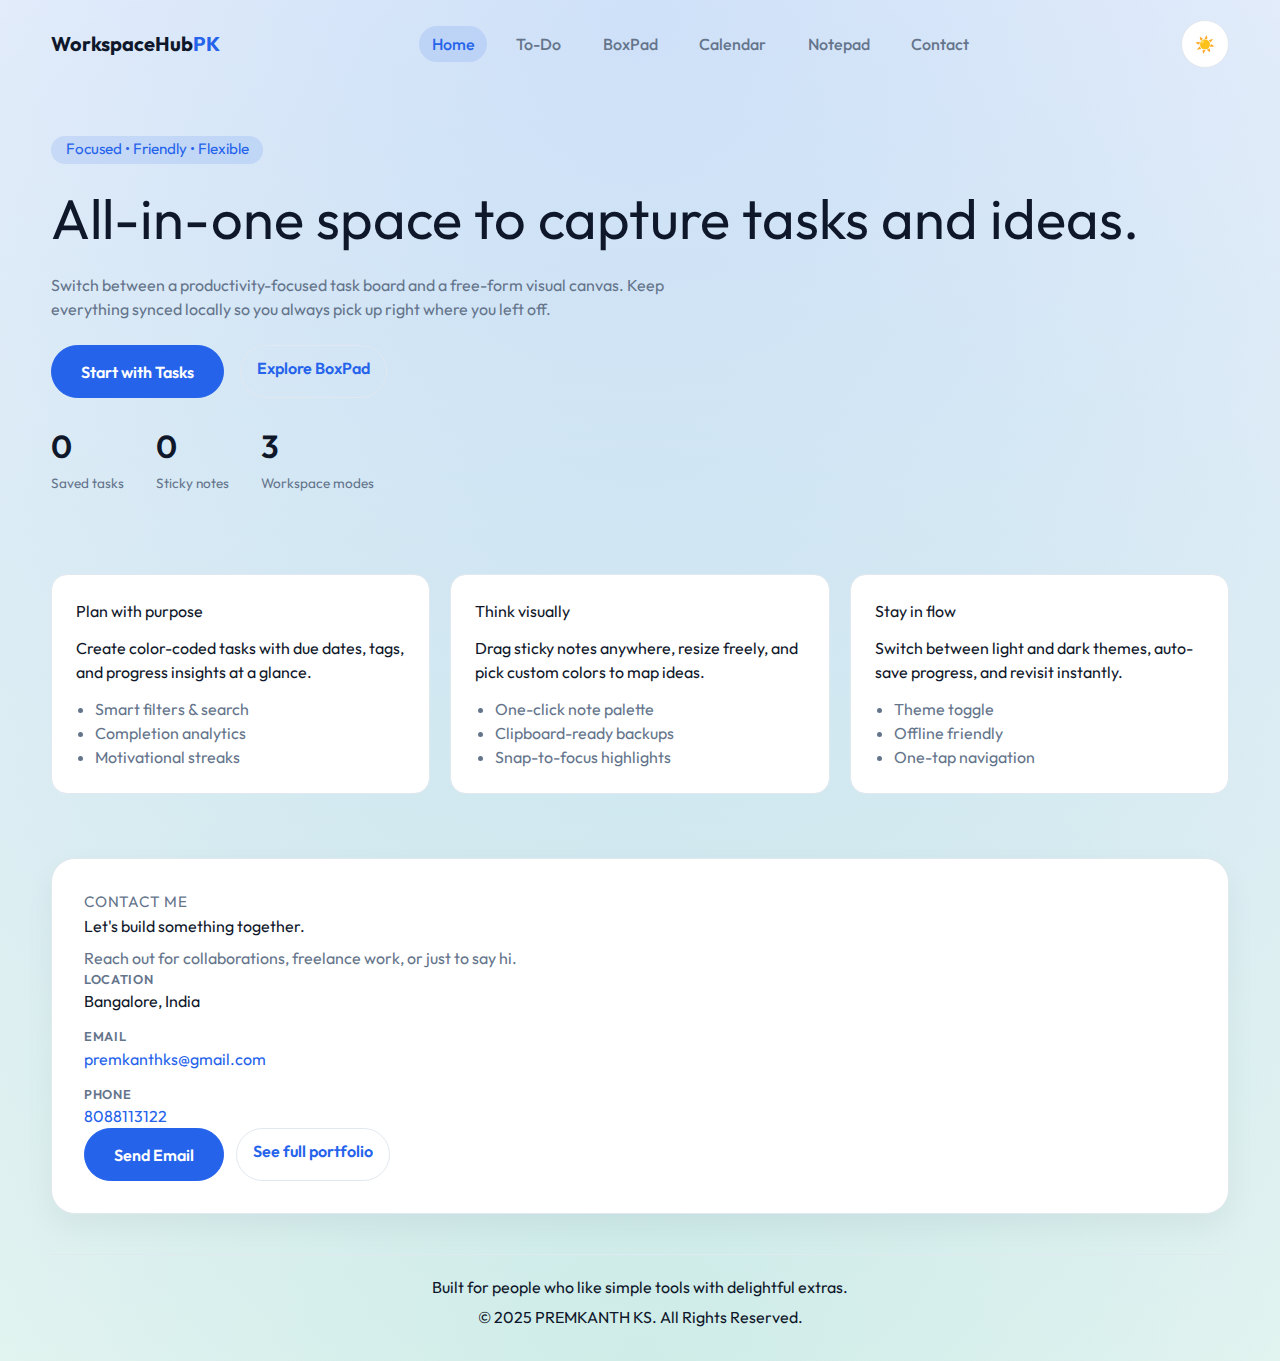
<file: index.html>
<!DOCTYPE html>
<html lang="en" data-theme="light">
<head>
    <meta charset="UTF-8">
    <meta name="viewport" content="width=device-width, initial-scale=1.0">
    <title>Workspace Hub</title>
    <link rel="preconnect" href="https://fonts.googleapis.com">
    <link rel="preconnect" href="https://fonts.gstatic.com" crossorigin>
    <link href="https://fonts.googleapis.com/css2?family=Outfit:wght@400;500;600;700&display=swap" rel="stylesheet">
    <link rel="stylesheet" href="style.css">
</head>
<body class="landing-page">
    <header class="site-header">
        <div class="logo">WorkspaceHub<span>PK</span></div>
        <nav>
            <a href="index.html" class="active-link">Home</a>
            <a href="todo.html">To-Do</a>
            <a href="organizer.html">BoxPad</a>
            <a href="calendar.html">Calendar</a>
            <a href="notepad.html">Notepad</a>
            <a href="#contact">Contact</a>
        </nav>
        <button class="theme-toggle" aria-label="Toggle color mode">
            <span class="theme-toggle__sun">☀️</span>
            <span class="theme-toggle__moon">🌙</span>
        </button>
    </header>

    <main class="landing-content">
        <section class="hero">
            <p class="hero-pill">Focused • Friendly • Flexible</p>
            <h1>All-in-one space to capture tasks and ideas.</h1>
            <p class="hero-subtitle">
                Switch between a productivity-focused task board and a free-form visual canvas.
                Keep everything synced locally so you always pick up right where you left off.
            </p>
            <div class="hero-actions">
                <a class="button primary" href="todo.html">Start with Tasks</a>
                <a class="button ghost" href="organizer.html">Explore BoxPad</a>
            </div>
            <ul class="hero-stats">
                <li><span class="stat-number" id="statTasks">0</span><span class="stat-label">Saved tasks</span></li>
                <li><span class="stat-number" id="statNotes">0</span><span class="stat-label">Sticky notes</span></li>
                <li><span class="stat-number" id="statSessions">3</span><span class="stat-label">Workspace modes</span></li>
            </ul>
        </section>

        <section class="feature-grid">
            <article class="feature-card">
                <h3>Plan with purpose</h3>
                <p>Create color-coded tasks with due dates, tags, and progress insights at a glance.</p>
                <ul>
                    <li>Smart filters & search</li>
                    <li>Completion analytics</li>
                    <li>Motivational streaks</li>
                </ul>
            </article>
            <article class="feature-card">
                <h3>Think visually</h3>
                <p>Drag sticky notes anywhere, resize freely, and pick custom colors to map ideas.</p>
                <ul>
                    <li>One-click note palette</li>
                    <li>Clipboard-ready backups</li>
                    <li>Snap-to-focus highlights</li>
                </ul>
            </article>
            <article class="feature-card">
                <h3>Stay in flow</h3>
                <p>Switch between light and dark themes, auto-save progress, and revisit instantly.</p>
                <ul>
                    <li>Theme toggle</li>
                    <li>Offline friendly</li>
                    <li>One-tap navigation</li>
                </ul>
            </article>
        </section>

        <section id="contact" class="contact-panel panel">
            <div>
                <p class="panel-label">Contact me</p>
                <h2>Let's build something together.</h2>
                <p class="panel-subtitle">Reach out for collaborations, freelance work, or just to say hi.</p>
                <ul class="contact-details">
                    <li>
                        <span class="contact-label">Location</span>
                        <span>Bangalore, India</span>
                    </li>
                    <li>
                        <span class="contact-label">Email</span>
                        <a href="mailto:premkanthks@gmail.com">premkanthks@gmail.com</a>
                    </li>
                    <li>
                        <span class="contact-label">Phone</span>
                        <a href="tel:8088113122">8088113122</a>
                    </li>
                </ul>
                <div class="contact-actions">
                    <a class="button primary" href="mailto:premkanthks.com">Send Email</a>
                    <a class="button ghost" href="https://premkanth.netlify.app/" target="_blank" rel="noopener">See full portfolio</a>
                </div>
            </div>
        </section>
    </main>

    <footer class="site-footer">
        <p>Built for people who like simple tools with delightful extras.</p>
        <small>© 2025 PREMKANTH KS. All Rights Reserved.</small>
    </footer>

    <script src="script.js" defer></script>
</body>
</html>
</file>
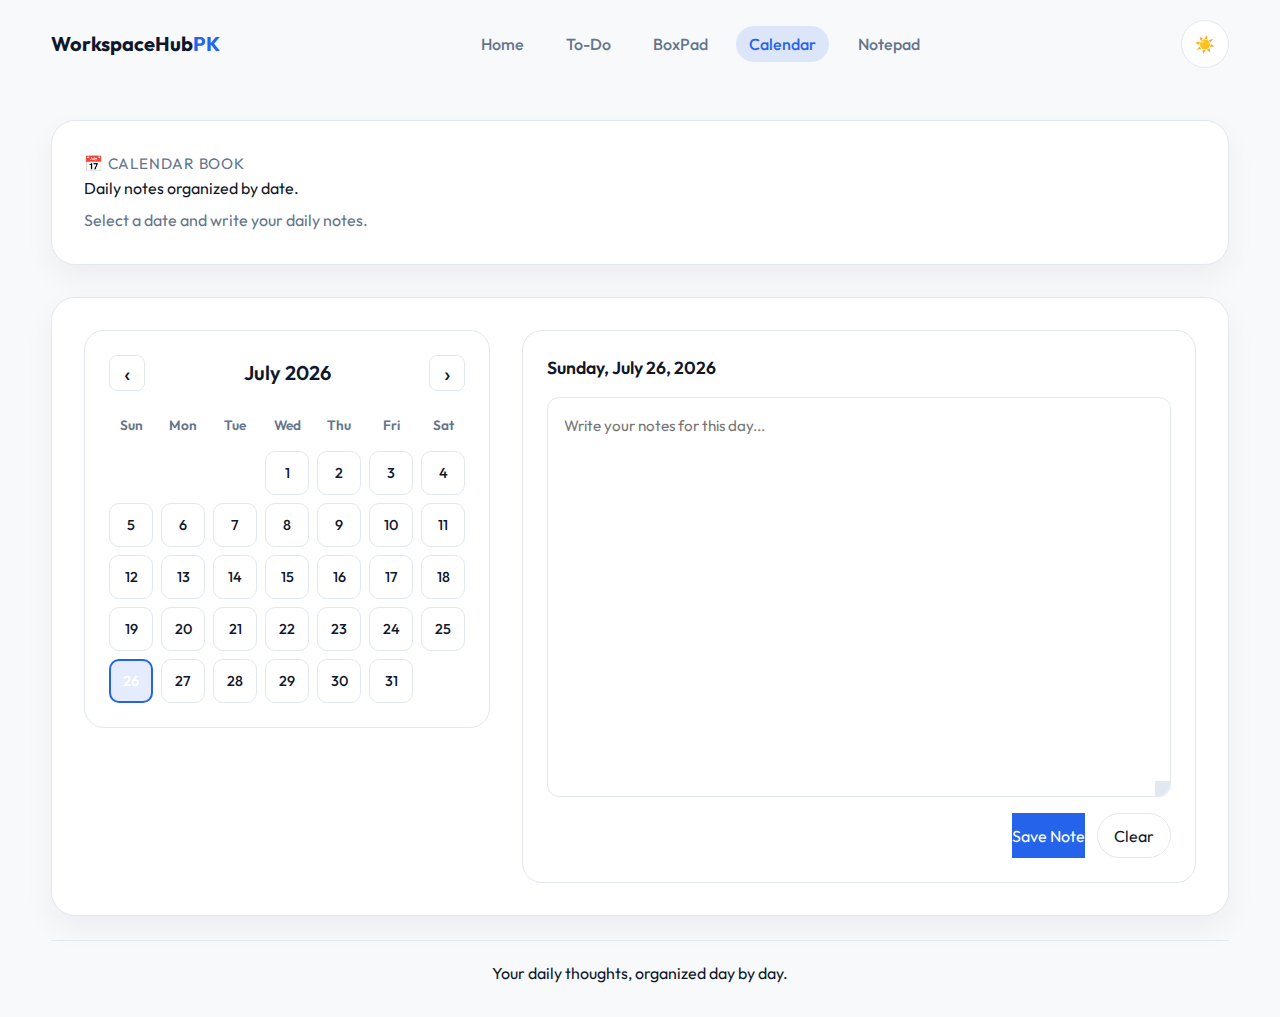
<file: calendar.html>
<!DOCTYPE html>
<html lang="en" data-theme="light">
<head>
    <meta charset="UTF-8">
    <meta name="viewport" content="width=device-width, initial-scale=1.0">
    <title>Workspace Hub · Calendar Book</title>
    <link rel="preconnect" href="https://fonts.googleapis.com">
    <link rel="preconnect" href="https://fonts.gstatic.com" crossorigin>
    <link href="https://fonts.googleapis.com/css2?family=Outfit:wght@400;500;600;700&display=swap" rel="stylesheet">
    <link rel="stylesheet" href="style.css">
</head>
<body class="calendar-page">
    <header class="site-header">
        <div class="logo">WorkspaceHub<span>PK</span></div>
        <nav>
            <a href="index.html">Home</a>
            <a href="todo.html">To-Do</a>
            <a href="organizer.html">BoxPad</a>
            <a href="calendar.html" class="active-link">Calendar</a>
            <a href="notepad.html">Notepad</a>
        </nav>
        <button class="theme-toggle" aria-label="Toggle color mode">
            <span class="theme-toggle__sun">☀️</span>
            <span class="theme-toggle__moon">🌙</span>
        </button>
    </header>

    <main class="page-content">
        <section class="panel highlight">
            <div>
                <p class="panel-label">📅 Calendar Book</p>
                <h1>Daily notes organized by date.</h1>
                <p class="panel-subtitle">Select a date and write your daily notes.</p>
            </div>
        </section>

        <section class="panel">
            <div class="calendar-layout">
                <div class="calendar-container">
                    <div class="calendar-header">
                        <button id="prevMonth" class="calendar-nav">‹</button>
                        <h2 id="calendarMonthYear"></h2>
                        <button id="nextMonth" class="calendar-nav">›</button>
                    </div>
                    <div id="calendarGrid" class="calendar-grid"></div>
                </div>
                
                <div class="notes-container">
                    <div class="notes-header">
                        <h3 id="selectedDateText">Select a date to start writing</h3>
                    </div>
                    <textarea 
                        id="dailyNote" 
                        class="daily-note"
                        placeholder="Write your notes for this day..."
                    ></textarea>
                    <div class="notes-actions">
                        <button id="saveNote" class="primary">Save Note</button>
                        <button id="clearNote" class="ghost">Clear</button>
                    </div>
                </div>
            </div>
        </section>
    </main>

    <footer class="site-footer compact">
        <small>Your daily thoughts, organized day by day.</small>
    </footer>

    <script src="script.js" defer></script>
    <script>
        // Calendar Book functionality
        function initCalendarBook() {
            const calendarGrid = document.getElementById('calendarGrid');
            const calendarMonthYear = document.getElementById('calendarMonthYear');
            const prevMonthBtn = document.getElementById('prevMonth');
            const nextMonthBtn = document.getElementById('nextMonth');
            const dailyNote = document.getElementById('dailyNote');
            const saveNoteBtn = document.getElementById('saveNote');
            const clearNoteBtn = document.getElementById('clearNote');
            const selectedDateText = document.getElementById('selectedDateText');

            if (!calendarGrid) return;

            let currentDate = new Date();
            let selectedDate = new Date();
            const STORAGE_KEY = 'workspaceHubCalendarNotes';
            
            // Ensure we're using the same storage key pattern

            // Load notes from localStorage
            function loadNotes() {
                const notes = JSON.parse(localStorage.getItem(STORAGE_KEY) || '{}');
                return notes;
            }

            // Save notes to localStorage
            function saveNotes(notes) {
                localStorage.setItem(STORAGE_KEY, JSON.stringify(notes));
            }

            // Format date as YYYY-MM-DD
            function formatDateKey(date) {
                return date.toISOString().split('T')[0];
            }

            // Get current month and year
            function getCurrentMonthYear() {
                return currentDate.toLocaleDateString('en-US', { month: 'long', year: 'numeric' });
            }

            // Render calendar
            function renderCalendar() {
                calendarMonthYear.textContent = getCurrentMonthYear();
                calendarGrid.innerHTML = '';

                const year = currentDate.getFullYear();
                const month = currentDate.getMonth();

                // Get first day of month and number of days
                const firstDay = new Date(year, month, 1);
                const lastDay = new Date(year, month + 1, 0);
                const daysInMonth = lastDay.getDate();
                const startingDayOfWeek = firstDay.getDay();

                // Day names
                const dayNames = ['Sun', 'Mon', 'Tue', 'Wed', 'Thu', 'Fri', 'Sat'];
                dayNames.forEach(day => {
                    const dayHeader = document.createElement('div');
                    dayHeader.className = 'calendar-day-header';
                    dayHeader.textContent = day;
                    calendarGrid.appendChild(dayHeader);
                });

                // Empty cells for days before month starts
                for (let i = 0; i < startingDayOfWeek; i++) {
                    const emptyCell = document.createElement('div');
                    emptyCell.className = 'calendar-day empty';
                    calendarGrid.appendChild(emptyCell);
                }

                // Days of the month
                const notes = loadNotes();
                const today = new Date();
                today.setHours(0, 0, 0, 0);

                for (let day = 1; day <= daysInMonth; day++) {
                    const dayCell = document.createElement('div');
                    const cellDate = new Date(year, month, day);
                    const dateKey = formatDateKey(cellDate);
                    const isToday = cellDate.getTime() === today.getTime();
                    const isSelected = formatDateKey(selectedDate) === dateKey;
                    const hasNote = notes[dateKey] && notes[dateKey].trim().length > 0;

                    dayCell.className = 'calendar-day';
                    if (isToday) dayCell.classList.add('today');
                    if (isSelected) dayCell.classList.add('selected');
                    if (hasNote) dayCell.classList.add('has-note');

                    dayCell.textContent = day;
                    dayCell.addEventListener('click', () => {
                        selectedDate = new Date(year, month, day);
                        loadNoteForDate(selectedDate);
                        renderCalendar();
                    });

                    calendarGrid.appendChild(dayCell);
                }
            }

            // Load note for selected date
            function loadNoteForDate(date) {
                const dateKey = formatDateKey(date);
                const notes = loadNotes();
                dailyNote.value = notes[dateKey] || '';
                
                const dateOptions = { weekday: 'long', year: 'numeric', month: 'long', day: 'numeric' };
                selectedDateText.textContent = date.toLocaleDateString('en-US', dateOptions);
            }

            // Save note
            function saveNote() {
                const dateKey = formatDateKey(selectedDate);
                const notes = loadNotes();
                notes[dateKey] = dailyNote.value;
                saveNotes(notes);
                renderCalendar();
                
                // Show feedback
                const originalText = saveNoteBtn.textContent;
                saveNoteBtn.textContent = 'Saved!';
                setTimeout(() => {
                    saveNoteBtn.textContent = originalText;
                }, 2000);
            }

            // Clear note
            function clearNote() {
                if (!confirm('Clear this note? This action cannot be undone.')) return;
                dailyNote.value = '';
                const dateKey = formatDateKey(selectedDate);
                const notes = loadNotes();
                delete notes[dateKey];
                saveNotes(notes);
                renderCalendar();
            }

            // Navigation
            prevMonthBtn.addEventListener('click', () => {
                currentDate.setMonth(currentDate.getMonth() - 1);
                renderCalendar();
            });

            nextMonthBtn.addEventListener('click', () => {
                currentDate.setMonth(currentDate.getMonth() + 1);
                renderCalendar();
            });

            // Event listeners
            saveNoteBtn.addEventListener('click', saveNote);
            clearNoteBtn.addEventListener('click', clearNote);
            
            // Auto-save on input (debounced)
            let saveTimeout;
            dailyNote.addEventListener('input', () => {
                clearTimeout(saveTimeout);
                saveTimeout = setTimeout(() => {
                    const dateKey = formatDateKey(selectedDate);
                    const notes = loadNotes();
                    notes[dateKey] = dailyNote.value;
                    saveNotes(notes);
                    renderCalendar();
                }, 1000);
            });

            // Initialize
            renderCalendar();
            loadNoteForDate(selectedDate);
        }

        // Initialize when DOM is ready
        if (document.readyState === 'loading') {
            document.addEventListener('DOMContentLoaded', initCalendarBook);
        } else {
            initCalendarBook();
        }
    </script>
</body>
</html>
</file>
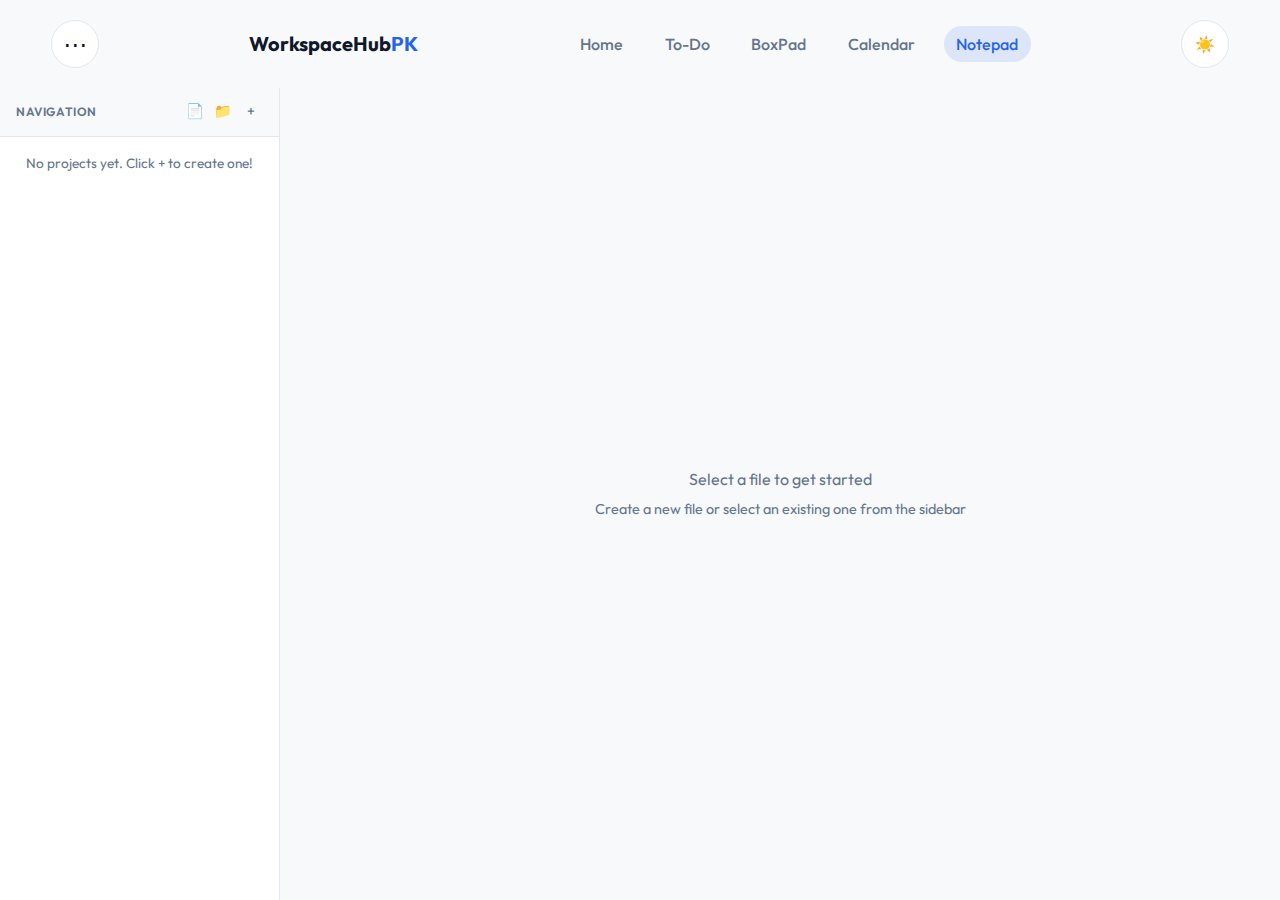
<file: notepad.html>
<!DOCTYPE html>
<html lang="en" data-theme="light">
<head>
    <meta charset="UTF-8">
    <meta name="viewport" content="width=device-width, initial-scale=1.0">
    <title>Workspace Hub · Notepad</title>
    <link rel="preconnect" href="https://fonts.googleapis.com">
    <link rel="preconnect" href="https://fonts.gstatic.com" crossorigin>
    <link href="https://fonts.googleapis.com/css2?family=Outfit:wght@400;500;600;700&display=swap" rel="stylesheet">
    <link rel="stylesheet" href="style.css">
</head>
<body class="notepad-page">
    <header class="site-header">
        <button id="sidebarToggle" class="menu-toggle-header" aria-label="Toggle sidebar">⋯</button>
        <div class="logo">WorkspaceHub<span>PK</span></div>
        <nav>
            <a href="index.html">Home</a>
            <a href="todo.html">To-Do</a>
            <a href="organizer.html">BoxPad</a>
            <a href="calendar.html">Calendar</a>
            <a href="notepad.html" class="active-link">Notepad</a>
        </nav>
        <button class="theme-toggle" aria-label="Toggle color mode">
            <span class="theme-toggle__sun">☀️</span>
            <span class="theme-toggle__moon">🌙</span>
        </button>
    </header>

    <main class="notepad-layout">
        <aside id="notepadSidebar" class="notepad-sidebar">
            <div class="explorer-header">
                <h2>Navigation</h2>
                <div class="explorer-actions">
                    <button id="newFileBtn" class="explorer-action-btn" title="New File" aria-label="Create new file">📄</button>
                    <button id="newFolderBtn" class="explorer-action-btn" title="New Subfolder" aria-label="Create new folder">📁</button>
                    <button id="newProjectBtn" class="explorer-action-btn" title="New Main Folder (Project)" aria-label="Create new project">+</button>
                </div>
            </div>
            <div id="explorerTree" class="explorer-tree"></div>
        </aside>

        <div id="mainContent" class="main-content">
            <div id="editorContent" class="editor-content">
                <div class="empty-editor">
                    <p>Select a file to get started</p>
                    <p class="empty-hint">Create a new file or select an existing one from the sidebar</p>
                </div>
            </div>
        </div>
    </main>

    <footer class="site-footer compact">
        <small>Organize your thoughts with projects, files, and structured notes.</small>
    </footer>

    <script src="script.js" defer></script>
</body>
</html>
</file>
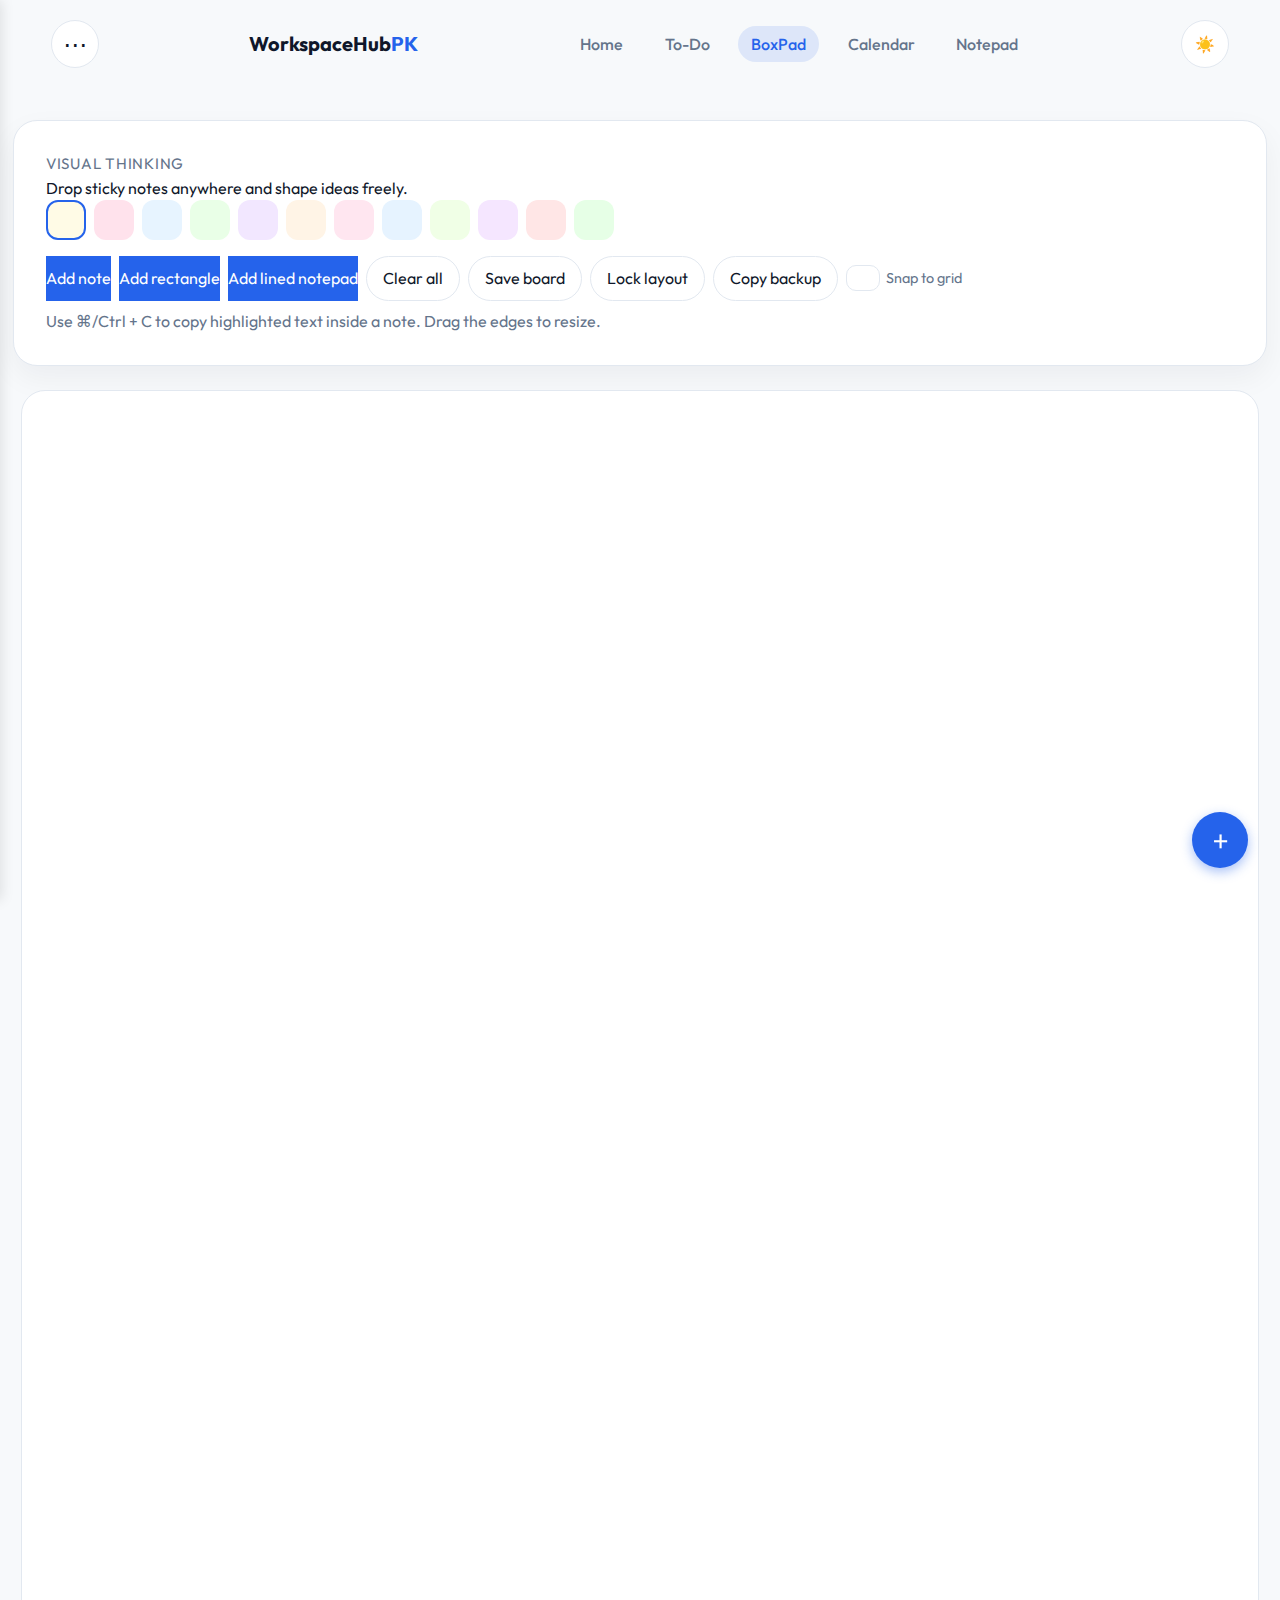
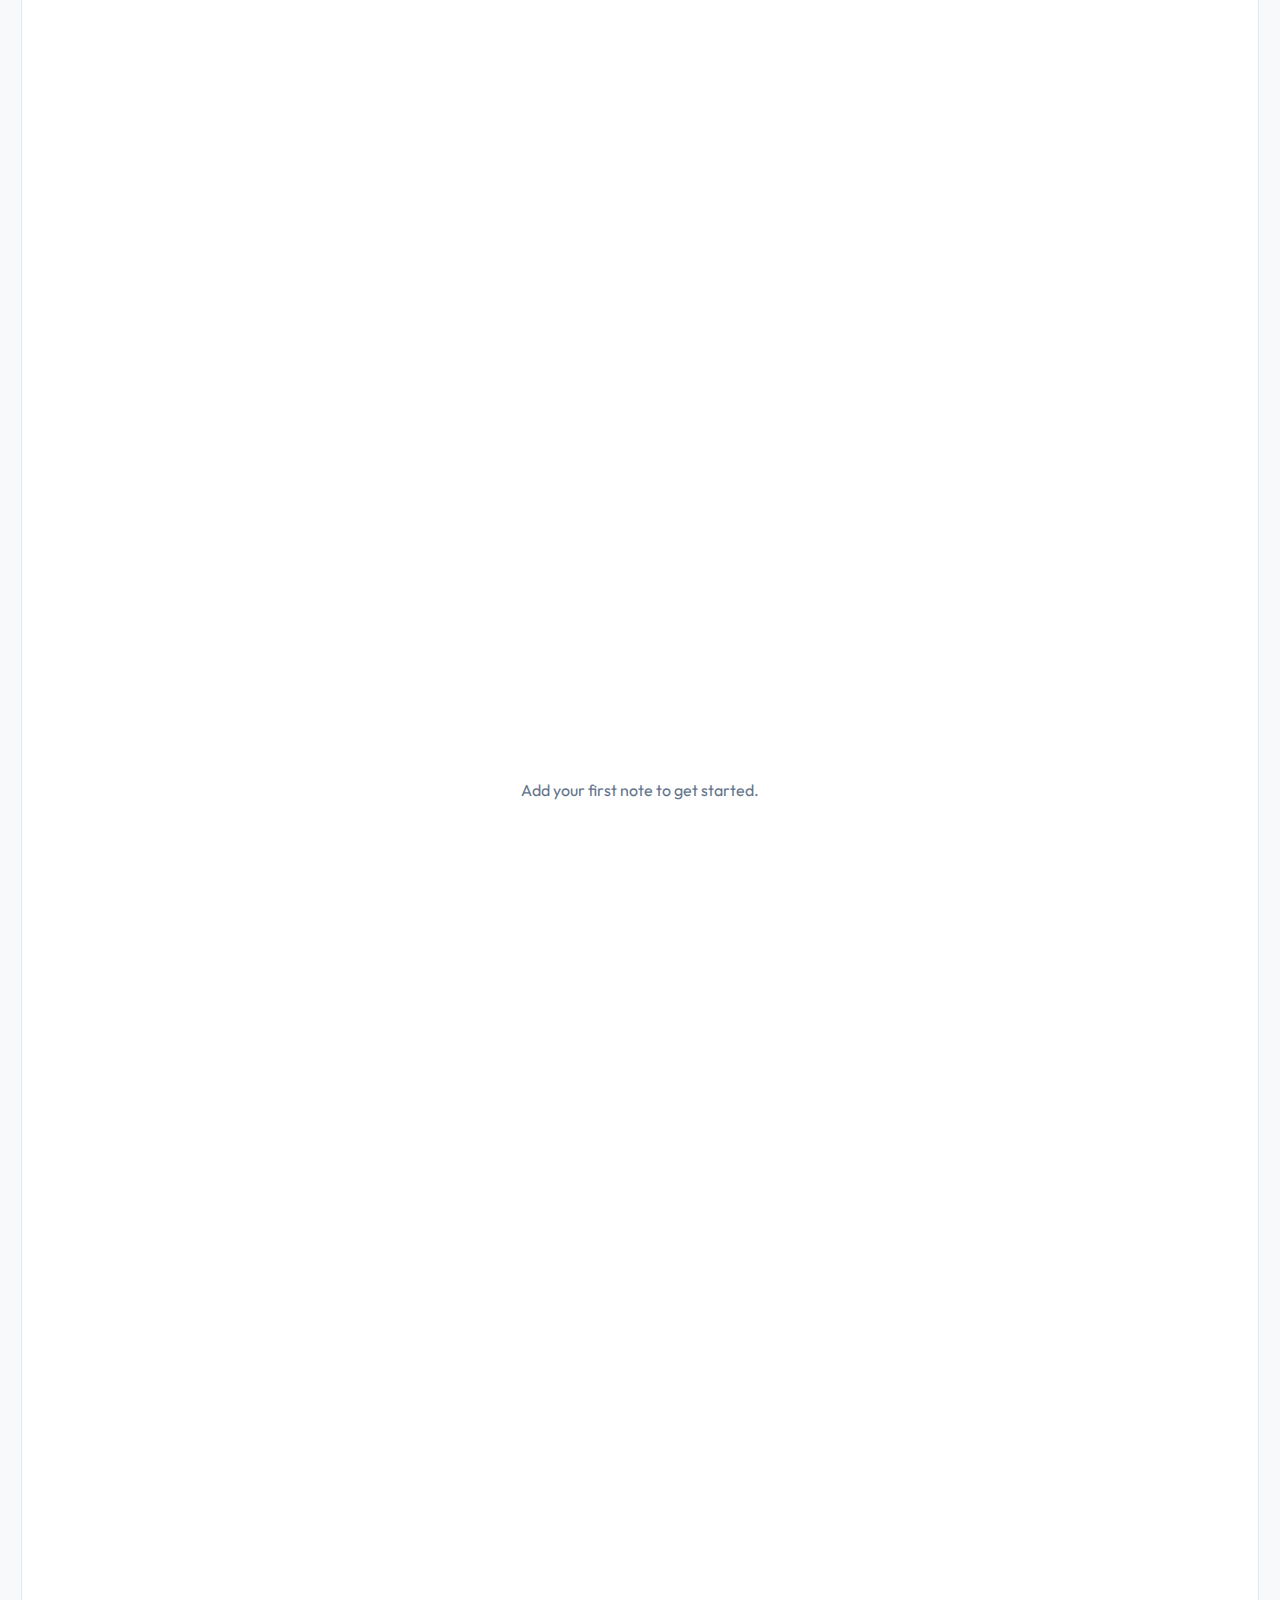
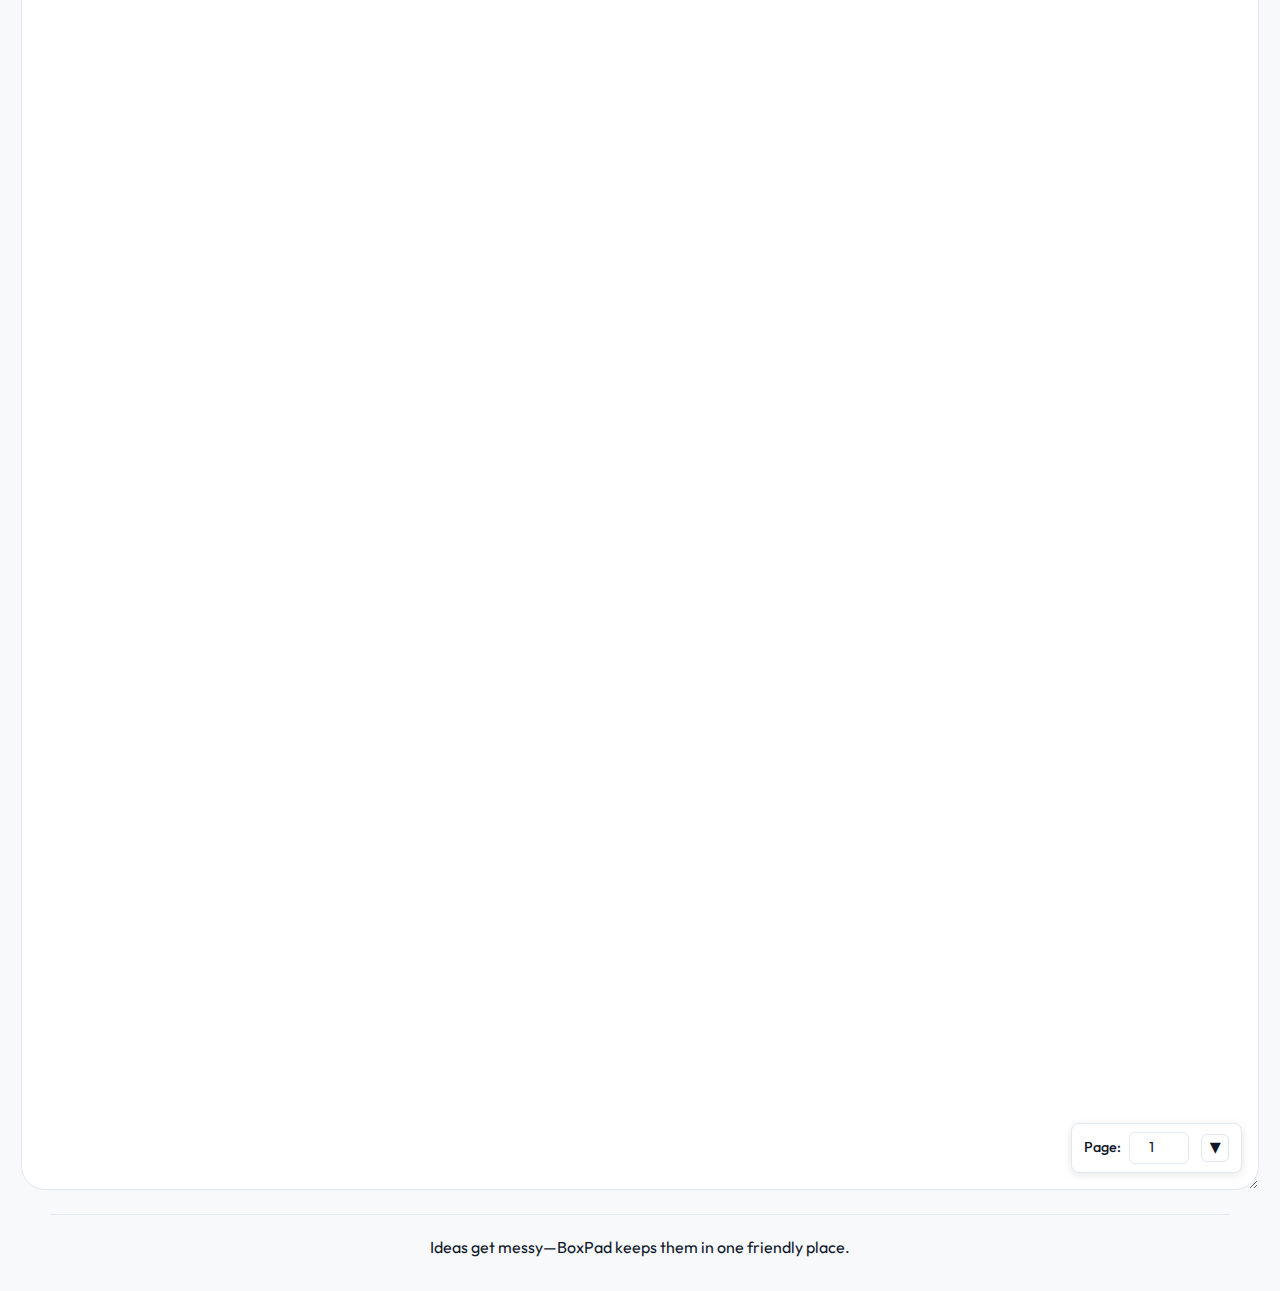
<file: organizer.html>
<!DOCTYPE html>
<html lang="en" data-theme="light">
<head>
    <meta charset="UTF-8">
    <meta name="viewport" content="width=device-width, initial-scale=1.0">
    <title>Workspace Hub  · BoxPad</title>
    <link rel="preconnect" href="https://fonts.googleapis.com">
    <link rel="preconnect" href="https://fonts.gstatic.com" crossorigin>
    <link href="https://fonts.googleapis.com/css2?family=Outfit:wght@400;500;600;700&display=swap" rel="stylesheet">
    <link rel="stylesheet" href="style.css">
</head>
<body class="notes-page">
    <header class="site-header">
        <button id="menuToggle" class="menu-toggle-header" aria-label="Toggle menu">⋯</button>
        <div class="logo">WorkspaceHub<span>PK</span></div>
        <nav>
            <a href="index.html">Home</a>
            <a href="todo.html">To-Do</a>
            <a href="organizer.html" class="active-link">BoxPad</a>
            <a href="calendar.html">Calendar</a>
            <a href="notepad.html">Notepad</a>
        </nav>
        <div class="header-actions">
            <button class="theme-toggle" aria-label="Toggle color mode">
                <span class="theme-toggle__sun">☀️</span>
                <span class="theme-toggle__moon">🌙</span>
            </button>
        </div>
    </header>

    <main class="notes-layout">
        <section class="panel slim">
            <div class="panel-header">
                <div>
                    <p class="panel-label">Visual thinking</p>
                    <h1>Drop sticky notes anywhere and shape ideas freely.</h1>
                </div>
                <div class="note-palette" role="group" aria-label="Select note color">
                    <button class="palette-swatch active" data-color="#fffbe6" style="--swatch:#fffbe6"></button>
                    <button class="palette-swatch" data-color="#ffe2ec" style="--swatch:#ffe2ec"></button>
                    <button class="palette-swatch" data-color="#e7f4ff" style="--swatch:#e7f4ff"></button>
                    <button class="palette-swatch" data-color="#e9ffe7" style="--swatch:#e9ffe7"></button>
                    <button class="palette-swatch" data-color="#f2e7ff" style="--swatch:#f2e7ff"></button>
                    <button class="palette-swatch" data-color="#fff4e6" style="--swatch:#fff4e6"></button>
                    <button class="palette-swatch" data-color="#ffe6f0" style="--swatch:#ffe6f0"></button>
                    <button class="palette-swatch" data-color="#e6f3ff" style="--swatch:#e6f3ff"></button>
                    <button class="palette-swatch" data-color="#f0ffe6" style="--swatch:#f0ffe6"></button>
                    <button class="palette-swatch" data-color="#f5e6ff" style="--swatch:#f5e6ff"></button>
                    <button class="palette-swatch" data-color="#ffe6e6" style="--swatch:#ffe6e6"></button>
                    <button class="palette-swatch" data-color="#e6ffe6" style="--swatch:#e6ffe6"></button>
                </div>
            </div>
            <div class="note-controls">
                <button id="addBoxBtn" class="primary">Add note</button>
                <button id="addRectangleBtn" class="primary">Add rectangle</button>
                <button id="addNotepadBtn" class="primary">Add lined notepad</button>
                <div class="notepad-lines-input" style="display: none;">
                    <label for="linesInput">Lines:</label>
                    <input type="number" id="linesInput" min="1" value="20" style="width: 60px; margin: 0 0.5rem;" />
                </div>
                <button id="clearAllBtn" class="ghost">Clear all</button>
                <button id="saveBoardBtn" class="ghost">Save board</button>
                <button id="lockToggle" class="ghost" aria-pressed="false">Lock layout</button>
                <button id="exportNotesBtn" class="ghost">Copy backup</button>
                <label class="snap-toggle">
                    <input type="checkbox" id="snapToggle">
                    <span>Snap to grid</span>
                </label>
            </div>
            <p class="panel-subtitle">Use ⌘/Ctrl + C to copy highlighted text inside a note. Drag the edges to resize.</p>
        </section>

        <section class="canvas-wrapper">
            <div id="menuBackdrop" class="menu-backdrop"></div>
            <aside id="notesMenu" class="notes-menu">
                <div class="notes-menu-header">
                    <h2>Menu</h2>
                    <button id="menuClose" class="menu-close" aria-label="Close menu">×</button>
                </div>
                <div class="notes-menu-content">
                    <div class="quick-tips-section">
                        <h3>Quick tips</h3>
                        <ul>
                            <li>Double-click a note to focus and start typing immediately.</li>
                            <li>Use the lock button when presenting so nothing moves accidentally.</li>
                            <li>The copy backup button places JSON data on your clipboard.</li>
                        </ul>
                    </div>
                    <div class="history-section">
                        <h3>Saved history</h3>
                        <div id="historyList" class="history-list" aria-live="polite"></div>
                    </div>
                </div>
            </aside>
            <div id="drawingArea" aria-live="polite">
                <p class="placeholder-text">Add your first note to get started.</p>
                <button id="floatingAddBtn" class="floating-add-btn" aria-label="Add note">+</button>
                <div id="shapeSelector" class="shape-selector">
                    <button class="shape-option" data-shape="note">
                        <span class="shape-icon">📝</span>
                        <span>Small Box</span>
                    </button>
                    <button class="shape-option" data-shape="rectangle">
                        <span class="shape-icon">▭</span>
                        <span>Rectangle</span>
                    </button>
                </div>
                <div id="pageNumberDisplay" class="page-number-display">
                    <label>Page: </label>
                    <input type="number" id="pageNumberInput" min="1" value="1" />
                    <button id="expandPageBtn" class="expand-page-btn" title="Expand/Collapse" aria-label="Expand page">▼</button>
                </div>
            </div>
        </section>
    </main>

    <footer class="site-footer compact">
        <small>Ideas get messy—BoxPad keeps them in one friendly place.</small>
    </footer>

    <script src="script.js" defer></script>
</body>
</html>
</file>
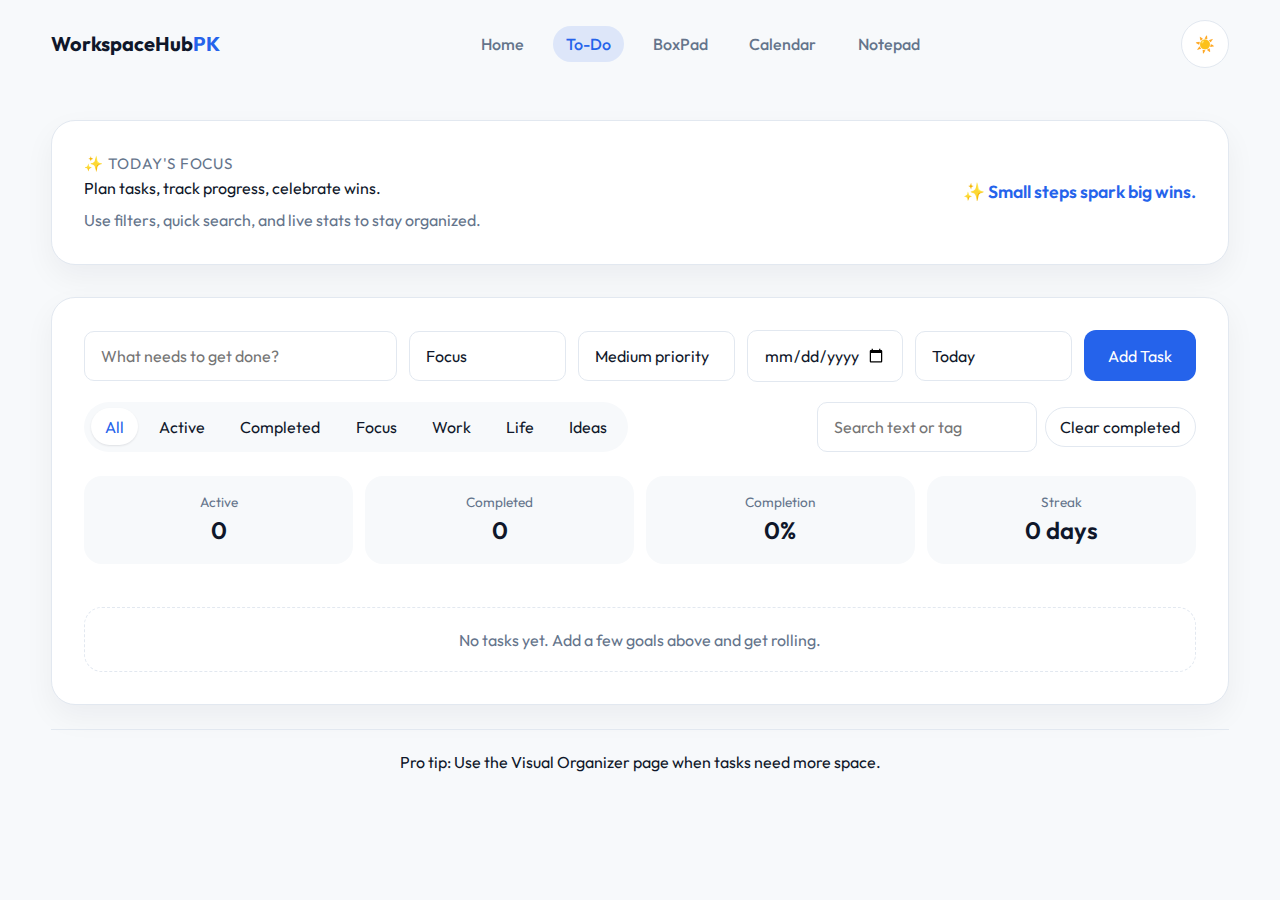
<file: todo.html>
<!DOCTYPE html>
<html lang="en" data-theme="light">
<head>
    <meta charset="UTF-8">
    <meta name="viewport" content="width=device-width, initial-scale=1.0">
    <title>Workspace Hub · Tasks</title>
    <link rel="preconnect" href="https://fonts.googleapis.com">
    <link rel="preconnect" href="https://fonts.gstatic.com" crossorigin>
    <link href="https://fonts.googleapis.com/css2?family=Outfit:wght@400;500;600;700&display=swap" rel="stylesheet">
    <link rel="stylesheet" href="style.css">
</head>
<body class="todo-page">
    <header class="site-header">
        <div class="logo">WorkspaceHub<span>PK</span></div>
        <nav>
            <a href="index.html">Home</a>
            <a href="todo.html" class="active-link">To-Do</a>
            <a href="organizer.html">BoxPad</a>
            <a href="calendar.html">Calendar</a>
            <a href="notepad.html">Notepad</a>
        </nav>
        <button class="theme-toggle" aria-label="Toggle color mode">
            <span class="theme-toggle__sun">☀️</span>
            <span class="theme-toggle__moon">🌙</span>
        </button>
    </header>

    <main class="page-content">
        <section class="panel highlight">
            <div>
                <p class="panel-label">✨ Today's focus</p>
                <h1>Plan tasks, track progress, celebrate wins.</h1>
                <p class="panel-subtitle">Use filters, quick search, and live stats to stay organized.</p>
            </div>
            <div class="motivation" aria-live="polite"></div>
        </section>

        <section class="panel">
            <form id="taskForm" class="task-form">
                <label class="sr-only" for="taskInput">Task title</label>
                <input id="taskInput" name="task" type="text" placeholder="What needs to get done?" maxlength="120" required>

                <label class="sr-only" for="categorySelect">Category</label>
                <select id="categorySelect" name="category">
                    <option value="focus">Focus</option>
                    <option value="work">Work</option>
                    <option value="life">Life</option>
                    <option value="ideas">Ideas</option>
                </select>

                <label class="sr-only" for="prioritySelect">Priority</label>
                <select id="prioritySelect" name="priority">
                    <option value="medium">Medium priority</option>
                    <option value="high">High priority</option>
                    <option value="low">Low priority</option>
                </select>

                <label class="sr-only" for="dueDateInput">Due date</label>
                <input id="dueDateInput" name="dueDate" type="date">

                <label class="sr-only" for="daySelect">Day</label>
                <select id="daySelect" name="day">
                    <option value="today">Today</option>
                    <option value="tomorrow">Tomorrow</option>
                    <option value="monday">Monday</option>
                    <option value="tuesday">Tuesday</option>
                    <option value="wednesday">Wednesday</option>
                    <option value="thursday">Thursday</option>
                    <option value="friday">Friday</option>
                    <option value="saturday">Saturday</option>
                    <option value="sunday">Sunday</option>
                </select>

                <button type="submit">Add Task</button>
            </form>

            <div class="task-toolbar">
                <div class="filters" role="tablist" aria-label="Filter tasks">
                    <button class="filter-button active" data-filter="all">All</button>
                    <button class="filter-button" data-filter="active">Active</button>
                    <button class="filter-button" data-filter="completed">Completed</button>
                    <button class="filter-button" data-filter="focus">Focus</button>
                    <button class="filter-button" data-filter="work">Work</button>
                    <button class="filter-button" data-filter="life">Life</button>
                    <button class="filter-button" data-filter="ideas">Ideas</button>
                </div>
                <div class="toolbar-actions">
                    <label class="search-field">
                        <span class="sr-only">Search tasks</span>
                        <input type="search" id="taskSearch" placeholder="Search text or tag">
                    </label>
                    <button id="clearCompletedBtn" class="ghost small">Clear completed</button>
                </div>
            </div>

            <div class="stats">
                <div>
                    <p class="stat-label">Active</p>
                    <p class="stat-value" id="statActive">0</p>
                </div>
                <div>
                    <p class="stat-label">Completed</p>
                    <p class="stat-value" id="statCompleted">0</p>
                </div>
                <div>
                    <p class="stat-label">Completion</p>
                    <p class="stat-value" id="statCompletion">0%</p>
                </div>
                <div>
                    <p class="stat-label">Streak</p>
                    <p class="stat-value" id="statStreak">0 days</p>
                </div>
            </div>

            <ul id="taskList" class="task-list" aria-live="polite"></ul>
            <div class="empty-state" data-empty>
                <p>No tasks yet. Add a few goals above and get rolling.</p>
            </div>
        </section>
    </main>

    <footer class="site-footer compact">
        <small>Pro tip: Use the Visual Organizer page when tasks need more space.</small>
    </footer>

    <script src="script.js" defer></script>
</body>
</html>
</file>
<file: style.css>
*:where(:not(iframe, canvas, img, svg, video):not(svg *, symbol *)) {
    all: unset;
    display: revert;
}

*,
*::before,
*::after {
    box-sizing: border-box;
}

:root {
    font-family: 'Outfit', system-ui, sans-serif;
    line-height: 1.5;
    font-weight: 400;
    --color-bg: #f7f9fb;
    --color-panel: #ffffff;
    --color-text: #0f172a;
    --color-subtle: #64748b;
    --color-accent: #2563eb;
    --color-accent-soft: rgba(37, 99, 235, 0.12);
    --color-border: #e2e8f0;
    --color-card: #ecf2ff;
    --color-danger: #ef4444;
    background-color: var(--color-bg);
    color: var(--color-text);
}

[data-theme="dark"] {
    --color-bg: #0f172a;
    --color-panel: #152036;
    --color-text: #e2e8f0;
    --color-subtle: #94a3b8;
    --color-accent: #38bdf8;
    --color-accent-soft: rgba(56, 189, 248, 0.2);
    --color-border: #1e293b;
    --color-card: #1d2b44;
    --color-danger: #f87171;
    background-color: var(--color-bg);
    color: var(--color-text);
}

body {
    min-height: 100vh;
    background: var(--color-bg);
}

img {
    max-width: 100%;
}

a {
    cursor: pointer;
}

button {
    cursor: pointer;
    font: inherit;
}

input,
textarea,
select {
    font: inherit;
    border-radius: 10px;
    border: 1px solid var(--color-border);
    padding: 0.75rem 1rem;
    background: var(--color-panel);
    color: var(--color-text);
}

.sr-only {
    position: absolute;
    width: 1px;
    height: 1px;
    padding: 0;
    overflow: hidden;
    clip: rect(0, 0, 0, 0);
    white-space: nowrap;
    border: 0;
}

/* Layout */
.site-header,
.site-footer {
    width: min(1200px, 92vw);
    margin: 0 auto;
    display: flex;
    align-items: center;
    justify-content: space-between;
    padding: 1.25rem 0;
}

.site-footer {
    flex-direction: column;
    gap: 0.35rem;
    border-top: 1px solid var(--color-border);
    margin-top: 2.5rem;
    padding-bottom: 2rem;
}

.site-footer.compact {
    margin-top: 1.5rem;
}

.logo {
    font-weight: 700;
    font-size: 1.25rem;
}

.logo span {
    color: var(--color-accent);
}

nav {
    display: flex;
    gap: 1rem;
}

nav a {
    color: var(--color-subtle);
    font-weight: 500;
    padding: 0.4rem 0.8rem;
    border-radius: 999px;
    transition: background 0.2s;
}

nav a:hover,
.active-link {
    background: var(--color-accent-soft);
    color: var(--color-accent);
}

.header-actions {
    display: flex;
    align-items: center;
    gap: 0.75rem;
}

.notes-page .site-header {
    gap: 1rem;
}

.notes-page .menu-toggle-header {
    order: -1;
}

.menu-toggle-header {
    width: 48px;
    height: 48px;
    border-radius: 999px;
    border: 1px solid var(--color-border);
    display: grid;
    place-items: center;
    background: var(--color-panel);
    color: var(--color-text);
    font-size: 1.5rem;
    cursor: pointer;
    transition: all 0.2s;
    line-height: 1;
}

.menu-toggle-header:hover {
    background: var(--color-accent-soft);
    border-color: var(--color-accent);
}

.theme-toggle {
    width: 48px;
    height: 48px;
    border-radius: 999px;
    border: 1px solid var(--color-border);
    display: grid;
    place-items: center;
    background: var(--color-panel);
}

.theme-toggle__moon {
    display: none;
}

[data-theme="dark"] .theme-toggle__moon {
    display: inline;
}

[data-theme="dark"] .theme-toggle__sun {
    display: none;
}

.landing-content,
.page-content,
.notes-layout {
    width: min(1200px, 92vw);
    margin: 0 auto;
}

.landing-page {
    background: radial-gradient(circle at top, rgba(59, 130, 246, 0.2), transparent),
        radial-gradient(circle at bottom, rgba(16, 185, 129, 0.16), transparent),
        var(--color-bg);
}

.hero {
    padding: 3rem 0;
    display: flex;
    flex-direction: column;
    gap: 1.5rem;
}

.hero-pill {
    display: inline-flex;
    align-items: center;
    gap: 0.35rem;
    padding: 0.15rem 0.9rem;
    border-radius: 999px;
    background: var(--color-accent-soft);
    color: var(--color-accent);
    font-size: 0.95rem;
    width: fit-content;
}

.hero h1 {
    font-size: clamp(2.5rem, 5vw, 3.5rem);
    line-height: 1.1;
}

.hero-subtitle {
    max-width: 620px;
    color: var(--color-subtle);
}

.hero-actions {
    display: flex;
    gap: 1rem;
    flex-wrap: wrap;
}

.button {
    border-radius: 999px;
    padding: 0.85rem 1.8rem;
    font-weight: 600;
    border: 1px solid var(--color-accent);
    text-align: center;
}

.button.primary {
    background: var(--color-accent);
    color: #fff;
}

.button.ghost {
    color: var(--color-accent);
}

.hero-stats {
    list-style: none;
    display: flex;
    gap: 2rem;
    padding: 0;
}

.stat-number {
    font-size: 2rem;
    font-weight: 600;
    display: block;
}

.stat-label {
    color: var(--color-subtle);
}

.feature-grid {
    display: grid;
    grid-template-columns: repeat(auto-fit, minmax(250px, 1fr));
    gap: 1.25rem;
    margin: 2rem 0 4rem;
}

.feature-card {
    background: var(--color-panel);
    border: 1px solid var(--color-border);
    border-radius: 16px;
    padding: 1.5rem;
    display: flex;
    flex-direction: column;
    gap: 0.8rem;
}

.feature-card ul {
    list-style: disc;
    margin-left: 1.2rem;
    color: var(--color-subtle);
}

.contact-panel {
    display: flex;
    flex-direction: column;
    gap: 1.25rem;
    margin-bottom: 1.5rem;
}

.contact-details {
    list-style: none;
    padding: 0;
    display: flex;
    flex-direction: column;
    gap: 0.9rem;
}

.contact-details a {
    color: var(--color-accent);
}

.contact-label {
    font-weight: 600;
    display: block;
    color: var(--color-subtle);
    text-transform: uppercase;
    letter-spacing: 0.05em;
    font-size: 0.8rem;
}

.contact-actions {
    display: flex;
    gap: 0.75rem;
    flex-wrap: wrap;
}

.panel {
    background: var(--color-panel);
    border: 1px solid var(--color-border);
    border-radius: 24px;
    padding: 2rem;
    margin-top: 2rem;
    box-shadow: 0 12px 30px rgba(15, 23, 42, 0.05);
}

.panel.highlight {
    display: flex;
    justify-content: space-between;
    align-items: center;
    gap: 3rem;
}

.panel-label {
    font-size: 0.95rem;
    letter-spacing: 0.05em;
    text-transform: uppercase;
    color: var(--color-subtle);
}

.panel-subtitle {
    color: var(--color-subtle);
    margin-top: 0.5rem;
}

.panel.slim {
    margin-bottom: 1.5rem;
}

.motivation {
    font-size: 1.1rem;
    color: var(--color-accent);
    font-weight: 600;
}

.task-form {
    display: grid;
    grid-template-columns: 2fr repeat(4, minmax(120px, 1fr)) auto;
    gap: 0.75rem;
    align-items: center;
}

.task-form button {
    border-radius: 12px;
    border: none;
    background: var(--color-accent);
    color: #fff;
    padding: 0.85rem 1.5rem;
}

.task-toolbar {
    margin-top: 1.25rem;
    display: flex;
    justify-content: space-between;
    gap: 1rem;
    flex-wrap: wrap;
}

.filters {
    display: flex;
    flex-wrap: wrap;
    gap: 0.4rem;
    background: var(--color-bg);
    padding: 0.4rem;
    border-radius: 999px;
}

.filter-button {
    padding: 0.4rem 0.9rem;
    border-radius: 999px;
    border: none;
    background: transparent;
}

.filter-button.active {
    background: var(--color-panel);
    color: var(--color-accent);
    box-shadow: 0 1px 2px rgba(15, 23, 42, 0.1);
}

.toolbar-actions {
    display: flex;
    gap: 0.5rem;
    align-items: center;
}

.search-field input {
    width: 220px;
}

.ghost {
    border-radius: 999px;
    border: 1px solid var(--color-border);
    background: transparent;
    color: var(--color-text);
    padding: 0.6rem 1rem;
}

.ghost.small {
    padding: 0.45rem 0.9rem;
}

.stats {
    display: grid;
    grid-template-columns: repeat(auto-fit, minmax(120px, 1fr));
    gap: 0.75rem;
    margin-top: 1.5rem;
}

.stats div {
    background: var(--color-bg);
    border-radius: 18px;
    padding: 1rem;
    text-align: center;
}

.stat-label {
    font-size: 0.85rem;
}

.stat-value {
    font-size: 1.5rem;
    font-weight: 600;
}

.task-list {
    list-style: none;
    padding: 0;
    margin: 1.5rem 0 0;
    display: flex;
    flex-direction: column;
    gap: 0.9rem;
}

.task-item {
    display: flex;
    align-items: flex-start;
    justify-content: space-between;
    gap: 1rem;
    border: 1px solid var(--color-border);
    border-radius: 20px;
    padding: 1rem 1.2rem;
    background: var(--color-panel);
}

.task-meta {
    display: flex;
    align-items: center;
    gap: 0.5rem;
    color: var(--color-subtle);
    font-size: 0.85rem;
    flex-wrap: wrap;
}

.task-left {
    display: flex;
    gap: 0.9rem;
}

.task-left input[type="checkbox"] {
    margin-top: 0.25rem;
}

.task-title {
    font-weight: 600;
    margin-bottom: 0.2rem;
}

.task-title.completed {
    text-decoration: line-through;
    color: var(--color-subtle);
}

.badge {
    padding: 0.2rem 0.7rem;
    border-radius: 999px;
    font-size: 0.78rem;
    background: var(--color-accent-soft);
    color: var(--color-accent);
}

.badge.high {
    background: rgba(239, 68, 68, 0.15);
    color: #ef4444;
}

.badge.low {
    background: rgba(16, 185, 129, 0.15);
    color: #10b981;
}

.task-actions {
    display: flex;
    gap: 0.5rem;
}

.task-actions button {
    border: none;
    background: transparent;
    color: var(--color-subtle);
}

.task-actions button:hover {
    color: var(--color-danger);
}

.task-actions button[data-edit]:hover,
.task-actions button[data-save]:hover {
    color: var(--color-accent);
}

.task-edit-form {
    flex: 1;
    display: flex;
    flex-direction: column;
    gap: 0.5rem;
}

.task-edit-input {
    width: 100%;
    border: 2px solid var(--color-accent);
    border-radius: 8px;
    padding: 0.4rem 0.6rem;
    font-size: 1rem;
    font-weight: 600;
    background: var(--color-panel);
    color: var(--color-text);
}

.task-edit-fields {
    display: flex;
    gap: 0.5rem;
    flex-wrap: wrap;
}

.task-edit-fields select,
.task-edit-fields input[type="date"] {
    flex: 1;
    min-width: 120px;
    padding: 0.4rem 0.6rem;
    font-size: 0.9rem;
    border: 1px solid var(--color-border);
    border-radius: 6px;
    background: var(--color-panel);
    color: var(--color-text);
}

.task-actions button[data-cancel] {
    color: var(--color-subtle);
}

.task-actions button[data-cancel]:hover {
    color: var(--color-danger);
}

.day-badge {
    background: rgba(147, 51, 234, 0.15) !important;
    color: #9333ea !important;
}

.empty-state {
    margin-top: 1.2rem;
    text-align: center;
    color: var(--color-subtle);
    padding: 1.2rem;
    border: 1px dashed var(--color-border);
    border-radius: 18px;
    display: none;
}

.empty-state.active {
    display: block;
}

/* Notes page */
.notes-layout {
    margin-top: 1.5rem;
    width: min(1600px, 98vw);
    margin-left: auto;
    margin-right: auto;
}

.note-palette {
    display: flex;
    gap: 0.5rem;
}

.palette-swatch {
    width: 40px;
    height: 40px;
    border-radius: 12px;
    border: 2px solid transparent;
    background: var(--swatch);
}

.palette-swatch.active {
    border-color: var(--color-accent);
}

.note-controls {
    margin-top: 1rem;
    display: flex;
    flex-wrap: wrap;
    gap: 0.5rem;
}

.note-controls button.primary {
    background: var(--color-accent);
    color: #fff;
    border: none;
}

.snap-toggle {
    display: inline-flex;
    align-items: center;
    gap: 0.4rem;
    font-size: 0.9rem;
    color: var(--color-subtle);
}

.snap-toggle input {
    width: auto;
    accent-color: var(--color-accent);
}

.canvas-wrapper {
    margin-top: 1rem;
    position: relative;
    display: flex;
    gap: 1rem;
}

.notes-page .menu-backdrop {
    position: fixed;
    top: 0;
    left: 0;
    right: 0;
    bottom: 0;
    background: rgba(0, 0, 0, 0.3);
    opacity: 0;
    visibility: hidden;
    transition: opacity 0.3s, visibility 0.3s;
    z-index: 150;
}

.notes-page .menu-backdrop.active {
    opacity: 1;
    visibility: visible;
}

.notes-page .notes-menu {
    position: fixed;
    left: 0;
    top: 0;
    bottom: 0;
    width: 320px;
    background: var(--color-panel);
    border-right: 1px solid var(--color-border);
    box-shadow: 2px 0 12px rgba(0, 0, 0, 0.1);
    transform: translateX(-100%);
    transition: transform 0.3s ease;
    z-index: 200;
    display: flex;
    flex-direction: column;
    overflow: hidden;
}

.notes-page .notes-menu.open {
    transform: translateX(0);
}

.notes-menu-header {
    display: flex;
    justify-content: space-between;
    align-items: center;
    padding: 1.2rem;
    border-bottom: 1px solid var(--color-border);
}

.notes-menu-header h2 {
    font-size: 1.25rem;
    font-weight: 600;
    color: var(--color-text);
}

.menu-close {
    width: 32px;
    height: 32px;
    border-radius: 50%;
    border: none;
    background: transparent;
    color: var(--color-text);
    font-size: 1.5rem;
    cursor: pointer;
    display: flex;
    align-items: center;
    justify-content: center;
    transition: background 0.2s;
}

.menu-close:hover {
    background: var(--color-accent-soft);
}

.notes-menu-content {
    flex: 1;
    overflow-y: auto;
    padding: 1.2rem;
}

.quick-tips-section {
    margin-bottom: 1.5rem;
}

.quick-tips-section h3,
.history-section h3 {
    font-size: 1rem;
    font-weight: 600;
    color: var(--color-text);
    margin-bottom: 0.75rem;
}

.quick-tips-section ul {
    list-style: disc;
    margin-left: 1.2rem;
    color: var(--color-subtle);
}

.notes-sidebar {
    background: var(--color-panel);
    border: 1px solid var(--color-border);
    border-radius: 20px;
    padding: 1.2rem;
}

.notes-sidebar ul {
    list-style: disc;
    margin-left: 1.2rem;
    color: var(--color-subtle);
}

.history-section {
    margin-top: 1.5rem;
    border-top: 1px solid var(--color-border);
    padding-top: 1rem;
    display: flex;
    flex-direction: column;
    gap: 0.75rem;
}

.history-list {
    display: flex;
    flex-direction: column;
    gap: 0.5rem;
}

.history-item {
    display: flex;
    align-items: center;
    gap: 0.5rem;
    border: 1px solid var(--color-border);
    border-radius: 12px;
    padding: 0.35rem;
    background: var(--color-panel);
}

.history-load {
    flex: 1;
    text-align: left;
    border: none;
    background: transparent;
    color: var(--color-text);
    font-size: 0.9rem;
    padding: 0.35rem 0.5rem;
    display: flex;
    flex-direction: column;
    gap: 0.2rem;
    min-width: 0;
}

.history-name-container {
    position: relative;
    width: 100%;
}

.history-name {
    font-weight: 600;
    color: var(--color-text);
    word-break: break-word;
}

.history-name-input {
    width: 100%;
    border: 2px solid var(--color-accent);
    border-radius: 6px;
    padding: 0.2rem 0.4rem;
    font-size: 0.9rem;
    font-weight: 600;
    background: var(--color-panel);
    color: var(--color-text);
    font-family: inherit;
}

.history-date {
    font-size: 0.75rem;
    color: var(--color-subtle);
}

.history-load:hover {
    color: var(--color-accent);
}

.history-load:hover .history-name {
    color: var(--color-accent);
}

.history-edit-name {
    border: none;
    background: transparent;
    color: var(--color-subtle);
    font-size: 0.85rem;
    padding: 0.25rem 0.5rem;
    cursor: pointer;
    border-radius: 6px;
    transition: all 0.2s;
}

.history-edit-name:hover {
    background: var(--color-accent-soft);
    color: var(--color-accent);
}

.history-item {
    gap: 0.25rem;
}

.history-delete {
    border: none;
    background: var(--color-bg);
    color: var(--color-danger);
    font-size: 0.8rem;
    padding: 0.35rem 0.6rem;
    border-radius: 999px;
}

.history-delete:hover {
    background: rgba(239, 68, 68, 0.15);
}

.history-empty {
    font-size: 0.9rem;
    color: var(--color-subtle);
}

.notes-page .canvas-wrapper {
    margin-left: 0;
    width: 100%;
    max-width: 100%;
    padding: 0 0.5rem;
}

.notes-page #drawingArea {
    background: repeating-linear-gradient(0deg,
            transparent,
            transparent 29px,
            rgba(148, 163, 184, 0.1) 30px),
        repeating-linear-gradient(90deg,
            transparent,
            transparent 29px,
            rgba(148, 163, 184, 0.1) 30px);
    min-height: 4000px;
    width: 100%;
    max-width: 100%;
    border-radius: 24px;
    border: 1px solid var(--color-border);
    padding: 1rem;
    position: relative;
    overflow: auto;
    resize: vertical;
    padding-bottom: 4rem;
    margin-left: 0;
    flex: 1;
}

.page-number-display {
    position: absolute;
    bottom: 1rem;
    right: 1rem;
    display: flex;
    align-items: center;
    gap: 0.5rem;
    background: var(--color-panel);
    border: 1px solid var(--color-border);
    border-radius: 8px;
    padding: 0.5rem 0.75rem;
    box-shadow: 0 2px 8px rgba(0, 0, 0, 0.1);
    z-index: 10;
}

.page-number-display label {
    color: var(--color-text);
    font-size: 0.9rem;
    font-weight: 500;
}

.page-number-display input {
    width: 60px;
    padding: 0.25rem 0.5rem;
    font-size: 0.9rem;
    text-align: center;
    border: 1px solid var(--color-border);
    border-radius: 6px;
    background: var(--color-panel);
    color: var(--color-text);
}

.expand-page-btn {
    width: 28px;
    height: 28px;
    border: 1px solid var(--color-border);
    border-radius: 6px;
    background: var(--color-panel);
    color: var(--color-text);
    font-size: 0.9rem;
    cursor: pointer;
    display: flex;
    align-items: center;
    justify-content: center;
    transition: all 0.2s;
    padding: 0;
    margin-left: 0.25rem;
}

.expand-page-btn:hover {
    background: var(--color-accent-soft);
    border-color: var(--color-accent);
    color: var(--color-accent);
}

.notes-page .floating-add-btn {
    position: fixed;
    right: 2rem;
    bottom: 2rem;
    width: 56px;
    height: 56px;
    border-radius: 50%;
    border: none;
    background: var(--color-accent);
    color: #fff;
    font-size: 2rem;
    font-weight: 300;
    cursor: pointer;
    box-shadow: 0 4px 12px rgba(37, 99, 235, 0.4);
    display: flex;
    align-items: center;
    justify-content: center;
    z-index: 1000;
    transition: all 0.2s;
    line-height: 1;
}

.notes-page .floating-add-btn:hover {
    background: var(--color-accent);
    transform: scale(1.1);
    box-shadow: 0 6px 16px rgba(37, 99, 235, 0.5);
}

.notes-page .floating-add-btn:active {
    transform: scale(0.95);
}

.shape-selector {
    position: fixed;
    right: 2rem;
    bottom: 5rem;
    background: var(--color-panel);
    border: 1px solid var(--color-border);
    border-radius: 12px;
    padding: 0.5rem;
    box-shadow: 0 8px 24px rgba(0, 0, 0, 0.15);
    z-index: 1001;
    display: flex;
    flex-direction: column;
    gap: 0.5rem;
    opacity: 0;
    visibility: hidden;
    transform: translateY(10px) scale(0.95);
    transition: all 0.2s ease;
    min-width: 140px;
}

.shape-selector.visible {
    opacity: 1;
    visibility: visible;
    transform: translateY(0) scale(1);
}

.shape-option {
    display: flex;
    align-items: center;
    gap: 0.75rem;
    padding: 0.75rem 1rem;
    border: none;
    background: transparent;
    color: var(--color-text);
    border-radius: 8px;
    cursor: pointer;
    transition: all 0.2s;
    text-align: left;
    font-size: 0.9rem;
}

.shape-option[data-shape="note"] {
    background: linear-gradient(135deg, rgba(37, 99, 235, 0.1), rgba(59, 130, 246, 0.15));
}

.shape-option[data-shape="rectangle"] {
    background: linear-gradient(135deg, rgba(16, 185, 129, 0.1), rgba(34, 197, 94, 0.15));
}

.shape-option:hover {
    background: var(--color-accent-soft);
    color: var(--color-accent);
    transform: translateX(4px);
}

.shape-option[data-shape="note"]:hover {
    background: linear-gradient(135deg, rgba(37, 99, 235, 0.2), rgba(59, 130, 246, 0.25));
}

.shape-option[data-shape="rectangle"]:hover {
    background: linear-gradient(135deg, rgba(16, 185, 129, 0.2), rgba(34, 197, 94, 0.25));
}

.shape-icon {
    font-size: 1.2rem;
    width: 24px;
    text-align: center;
}

.shape-option {
    position: relative;
}

.shape-color-palette {
    position: absolute;
    right: calc(100% + 0.5rem);
    top: 0;
    background: var(--color-panel);
    border: 1px solid var(--color-border);
    border-radius: 12px;
    padding: 0.5rem;
    box-shadow: 0 8px 24px rgba(0, 0, 0, 0.15);
    display: grid;
    grid-template-columns: repeat(4, 1fr);
    gap: 0.4rem;
    z-index: 1002;
    min-width: 140px;
    max-width: 140px;
}

.shape-color-option {
    width: 28px;
    height: 28px;
    border-radius: 6px;
    border: 2px solid transparent;
    cursor: pointer;
    transition: all 0.2s;
}

.shape-color-option:hover {
    transform: scale(1.1);
    border-color: var(--color-accent);
    box-shadow: 0 2px 8px rgba(0, 0, 0, 0.2);
}

#drawingArea {
    background: repeating-linear-gradient(0deg,
            transparent,
            transparent 29px,
            rgba(148, 163, 184, 0.1) 30px),
        repeating-linear-gradient(90deg,
            transparent,
            transparent 29px,
            rgba(148, 163, 184, 0.1) 30px);
    min-height: 650px;
    border-radius: 24px;
    border: 1px solid var(--color-border);
    padding: 1rem;
    position: relative;
    overflow: auto;
    resize: vertical;
    padding-bottom: 3rem;
}

[data-grid="off"] #drawingArea {
    background: var(--color-panel);
}

.placeholder-text {
    position: absolute;
    top: 50%;
    left: 50%;
    transform: translate(-50%, -50%);
    color: var(--color-subtle);
}

.note-box {
    position: absolute;
    min-width: 200px;
    min-height: 110px;
    border-radius: 16px;
    padding: 0.75rem;
    box-shadow: 0 15px 35px rgba(15, 23, 42, 0.2);
    border: 1px solid rgba(15, 23, 42, 0.08);
    display: flex;
    flex-direction: column;
    gap: 0.4rem;
    cursor: grab;
    resize: both;
    overflow: auto;
}

.note-box.rectangle-box {
    min-width: auto;
    width: 100% !important;
    max-width: calc(100% - 2rem);
    border-radius: 12px;
    cursor: grab;
    resize: vertical;
    min-height: 480px;
    line-height: 1.5;
}

.note-box.rectangle-box .note-content {
    min-height: 400px;
    font-family: 'Courier New', monospace;
    white-space: pre;
    line-height: 24px;
}

.note-box.notepad-box {
    min-width: auto;
    width: 100% !important;
    max-width: calc(100% - 2rem);
    border-radius: 12px;
    cursor: grab;
    resize: vertical;
    min-height: 200px;
}

.note-box.notepad-box .note-content {
    font-family: inherit;
    white-space: pre-wrap;
    word-wrap: break-word;
    padding: 0.5rem 1rem;
    background: transparent;
    line-height: 24px;
    min-height: auto;
}

.notepad-lines-input {
    display: flex;
    align-items: center;
    gap: 0.5rem;
}

.notepad-lines-input label {
    font-size: 0.9rem;
    color: var(--color-text);
}

.notepad-lines-input input {
    border: 1px solid var(--color-border);
    border-radius: 6px;
    padding: 0.25rem 0.5rem;
    background: var(--color-panel);
    color: var(--color-text);
    width: 60px;
}

.note-box.notepad-box {
    min-width: auto;
    width: 100% !important;
    max-width: calc(100% - 2rem);
    border-radius: 12px;
    cursor: grab;
    resize: vertical;
    min-height: 200px;
}

.note-box.notepad-box .note-content {
    font-family: inherit;
    white-space: pre-wrap;
    word-wrap: break-word;
    padding: 0.5rem 1rem;
    background: transparent;
}

.notepad-lines-input {
    display: flex;
    align-items: center;
    gap: 0.5rem;
}

.notepad-lines-input label {
    font-size: 0.9rem;
    color: var(--color-text);
}

.notepad-lines-input input {
    border: 1px solid var(--color-border);
    border-radius: 6px;
    padding: 0.25rem 0.5rem;
    background: var(--color-panel);
    color: var(--color-text);
}

.rectangle-topic-header {
    width: 100%;
    margin-bottom: 0.5rem;
    padding-bottom: 0.5rem;
    border-bottom: 2px solid rgba(0, 0, 0, 0.1);
}

.rectangle-topic-input {
    width: 100%;
    border: none;
    background: transparent;
    color: #000;
    font-size: 1.1rem;
    font-weight: 600;
    padding: 0.5rem 0;
    text-align: left;
    font-family: inherit;
}

.rectangle-topic-input:focus {
    outline: none;
    border-bottom: 2px solid rgba(37, 99, 235, 0.5);
}

.rectangle-topic-input::placeholder {
    color: rgba(0, 0, 0, 0.3);
    font-weight: 400;
}

.note-box.dragging {
    box-shadow: 0 20px 40px rgba(37, 99, 235, 0.35);
}

.note-toolbar {
    display: flex;
    justify-content: space-between;
    align-items: center;
    gap: 0.5rem;
}

.note-toolbar-left {
    display: flex;
    align-items: center;
    gap: 0.5rem;
}

.note-toolbar-right {
    display: flex;
    align-items: center;
    gap: 0.5rem;
}

.topic-name-input {
    border: 1px solid rgba(0, 0, 0, 0.1);
    border-radius: 6px;
    background: rgba(255, 255, 255, 0.6);
    color: #000;
    text-align: left;
}

[data-theme="dark"] .topic-name-input {
    background: rgba(255, 255, 255, 0.8);
    border-color: rgba(0, 0, 0, 0.2);
}

.expand-box-btn {
    border: none;
    background: rgba(0, 0, 0, 0.08);
    color: #000;
    font-weight: 600;
    border-radius: 8px;
    padding: 0.1rem 0.5rem;
    font-size: 1rem;
    cursor: pointer;
    transition: background 0.2s;
}

.expand-box-btn:hover {
    background: rgba(0, 0, 0, 0.15);
}

.note-box.expanded {
    z-index: 10;
    box-shadow: 0 25px 50px rgba(15, 23, 42, 0.3);
}

.delete-box-btn {
    border: none;
    background: rgba(0, 0, 0, 0.08);
    color: #000;
    font-weight: 600;
    border-radius: 8px;
    padding: 0.1rem 0.45rem;
}

.note-timestamp {
    color: rgba(15, 23, 42, 0.5) !important;
}

[data-theme="dark"] .note-timestamp {
    color: rgba(15, 23, 42, 0.5) !important;
}

.note-content {
    flex: 1;
    border-radius: 12px;
    padding: 0.2rem;
    overflow: auto;
    white-space: pre-wrap;
    color: #000;
    word-wrap: break-word;
    overflow-wrap: break-word;
}

.note-content[contenteditable="true"] {
    -webkit-user-modify: read-write-plaintext-only;
    -moz-user-modify: read-write-plaintext-only;
}

[data-theme="dark"] .note-content {
    color: #000;
}

.note-content:focus {
    outline: 2px solid rgba(37, 99, 235, 0.5);
}

/* Calendar Book Page */
.calendar-page .calendar-layout {
    display: grid;
    grid-template-columns: minmax(350px, auto) 1fr;
    gap: 2rem;
    align-items: start;
}

.calendar-container {
    background: var(--color-panel);
    border: 1px solid var(--color-border);
    border-radius: 20px;
    padding: 1.5rem;
    box-sizing: border-box;
    overflow: visible;
    min-width: 0;
    width: 100%;
}

.calendar-header {
    display: flex;
    justify-content: space-between;
    align-items: center;
    margin-bottom: 1rem;
}

.calendar-header h2 {
    font-size: 1.25rem;
    font-weight: 600;
    color: var(--color-text);
}

.calendar-nav {
    width: 36px;
    height: 36px;
    border-radius: 8px;
    border: 1px solid var(--color-border);
    background: var(--color-panel);
    color: var(--color-text);
    font-size: 1.5rem;
    cursor: pointer;
    display: flex;
    align-items: center;
    justify-content: center;
    transition: all 0.2s;
}

.calendar-nav:hover {
    background: var(--color-accent-soft);
    border-color: var(--color-accent);
    color: var(--color-accent);
}

.calendar-grid {
    display: grid;
    grid-template-columns: repeat(7, minmax(0, 1fr));
    gap: 0.5rem;
    width: 100%;
    box-sizing: border-box;
    min-width: 0;
}

.calendar-day-header {
    text-align: center;
    font-size: 0.85rem;
    font-weight: 600;
    color: var(--color-subtle);
    padding: 0.5rem;
}

.calendar-day {
    aspect-ratio: 1;
    display: flex;
    align-items: center;
    justify-content: center;
    border-radius: 10px;
    border: 1px solid var(--color-border);
    background: var(--color-panel);
    color: var(--color-text);
    cursor: pointer;
    transition: all 0.2s;
    font-weight: 500;
    position: relative;
    overflow: hidden;
    min-width: 0;
    min-height: 0;
    box-sizing: border-box;
    padding: 0.25rem;
    font-size: clamp(0.75rem, 2vw, 0.9rem);
    text-align: center;
    line-height: 1.2;
}

.calendar-day:hover {
    background: var(--color-accent-soft);
    border-color: var(--color-accent);
    transform: scale(1.05);
    z-index: 1;
}

.calendar-day.today {
    background: var(--color-accent);
    color: #fff;
    border-color: var(--color-accent);
    font-weight: 600;
}

.calendar-day.selected {
    background: var(--color-accent-soft);
    border-color: var(--color-accent);
    border-width: 2px;
    font-weight: 600;
}

.calendar-day.has-note::after {
    content: '';
    position: absolute;
    bottom: 4px;
    right: 4px;
    width: 6px;
    height: 6px;
    border-radius: 50%;
    background: var(--color-accent);
}

.calendar-day.today.has-note::after {
    background: #fff;
}

.calendar-day.empty {
    border: none;
    background: transparent;
    cursor: default;
}

.notes-container {
    background: var(--color-panel);
    border: 1px solid var(--color-border);
    border-radius: 20px;
    padding: 1.5rem;
    display: flex;
    flex-direction: column;
    gap: 1rem;
    height: fit-content;
    max-height: 600px;
    overflow: visible;
}

.notes-header h3 {
    font-size: 1.1rem;
    font-weight: 600;
    color: var(--color-text);
    margin: 0;
}

.daily-note {
    min-height: 400px;
    width: 100%;
    border: 1px solid var(--color-border);
    border-radius: 12px;
    padding: 1rem;
    background: var(--color-panel);
    color: var(--color-text);
    font-family: inherit;
    font-size: 0.95rem;
    line-height: 1.6;
    resize: vertical;
    white-space: pre-wrap;
    box-sizing: border-box;
    overflow: auto;
}

.daily-note:focus {
    outline: 2px solid var(--color-accent);
    border-color: var(--color-accent);
    outline-offset: -2px;
}

.daily-note::-webkit-resizer {
    background: var(--color-border);
    border-radius: 0 0 12px 0;
    border: none;
}

.notes-actions {
    display: flex;
    gap: 0.75rem;
    justify-content: flex-end;
}

.notes-actions .primary {
    background: var(--color-accent);
    color: #fff;
    border: none;
}

/* Responsive */
@media (max-width: 900px) {
    .panel.highlight {
        flex-direction: column;
        text-align: center;
    }

    .task-form {
        grid-template-columns: 1fr;
    }

    .task-toolbar {
        flex-direction: column;
        align-items: stretch;
    }

    .search-field input {
        width: 100%;
    }

    .canvas-wrapper {
        grid-template-columns: 1fr;
    }

    .notes-sidebar {
        order: -1;
    }

    .calendar-page .calendar-layout {
        grid-template-columns: 1fr;
    }

    .notepad-sidebar {
        position: fixed;
        left: 0;
        top: 80px;
        bottom: 0;
        z-index: 100;
    }

    .notepad-sidebar.collapsed {
        transform: translateX(-100%);
    }

    .main-content {
        margin-left: 0;
    }

    .notepad-editor {
        padding: 2rem 1.5rem;
    }
}

/* Notepad Page Styles */
.notepad-page {
    display: flex;
    flex-direction: column;
    height: 100vh;
    overflow: hidden;
}

.notepad-page .site-footer {
    display: none;
}

.notepad-page .site-header {
    gap: 1rem;
    flex-shrink: 0;
}

.notepad-page .menu-toggle-header {
    order: -1;
}

.notepad-layout {
    display: flex;
    flex: 1;
    overflow: hidden;
    margin-top: 0;
    height: calc(100vh - 80px);
}

.notepad-sidebar {
    width: 280px;
    background: var(--color-panel);
    border-right: 1px solid var(--color-border);
    display: flex;
    flex-direction: column;
    overflow: hidden;
    flex-shrink: 0;
    transition: transform 0.3s ease;
}

.notepad-sidebar.collapsed {
    transform: translateX(-100%);
}

.explorer-header {
    display: flex;
    justify-content: space-between;
    align-items: center;
    padding: 0.75rem 1rem;
    border-bottom: 1px solid var(--color-border);
    background: var(--color-bg);
}

.explorer-header h2 {
    font-size: 0.75rem;
    font-weight: 600;
    text-transform: uppercase;
    letter-spacing: 0.05em;
    color: var(--color-subtle);
    margin: 0;
}

.explorer-actions {
    display: flex;
    gap: 0.25rem;
}

.explorer-action-btn {
    width: 24px;
    height: 24px;
    border: none;
    background: transparent;
    color: var(--color-subtle);
    cursor: pointer;
    border-radius: 4px;
    font-size: 0.9rem;
    display: flex;
    align-items: center;
    justify-content: center;
    padding: 0;
    transition: all 0.2s;
}

.explorer-action-btn:hover {
    background: var(--color-accent-soft);
    color: var(--color-accent);
}

.explorer-tree {
    flex: 1;
    overflow-y: auto;
    padding: 0.5rem 0;
}

.tree-item {
    display: flex;
    align-items: center;
    padding: 0.25rem 0.5rem;
    /* padding-left is set inline by JS for indentation */
    cursor: pointer;
    user-select: none;
    font-size: 0.9rem;
    color: var(--color-text);
    position: relative;
    border: none;
    background: transparent;
    width: 100%;
    text-align: left;
    flex-direction: row;
    flex-wrap: nowrap;
    box-sizing: border-box;
    min-height: 24px;
    border-radius: 0;
    /* No rounded corners for tree items */
}

.tree-item:hover {
    background: var(--color-accent-soft);
}

.tree-item.active {
    background: var(--color-accent-soft);
    color: var(--color-accent);
}

.tree-item.editing {
    background: var(--color-panel);
    outline: 1px solid var(--color-accent);
}

.tree-item-icon {
    width: 20px;
    height: 20px;
    display: flex;
    align-items: center;
    justify-content: center;
    margin-right: 0.25rem;
    font-size: 0.9rem;
    flex-shrink: 0;
}

.tree-item-label {
    flex: 1;
    overflow: hidden;
    text-overflow: ellipsis;
    white-space: nowrap;
    line-height: 1.5;
}

.tree-item-children {
    display: block;
    /* Always block, visibility handled by not rendering if collapsed */
    width: 100%;
    margin: 0;
    padding: 0;
}

/* Ensure single vertical column - no wrapping */
.explorer-tree {
    display: flex;
    flex-direction: column;
    width: 100%;
    padding: 0;
    /* Remove default padding */
}

.tree-item-label-container {
    flex: 1;
    min-width: 0;
    display: flex;
    align-items: center;
}

.tree-item-label-input {
    width: 100%;
    border: 1px solid var(--color-accent);
    border-radius: 2px;
    padding: 0 0.2rem;
    font-size: 0.9rem;
    background: var(--color-panel);
    color: var(--color-text);
    font-family: inherit;
    height: 20px;
    line-height: 20px;
}

.tree-item-label-input:focus {
    outline: none;
    border-color: var(--color-accent);
}

.tree-item-toggle {
    width: 20px;
    height: 20px;
    display: inline-flex;
    align-items: center;
    justify-content: center;
    margin-right: 0;
    font-size: 0.7rem;
    color: var(--color-subtle);
    cursor: pointer;
    flex-shrink: 0;
}

.tree-item-toggle:hover {
    color: var(--color-text);
}

.tree-item-actions {
    display: none;
    gap: 0.25rem;
    margin-left: auto;
    padding-left: 0.5rem;
}

.tree-item:hover .tree-item-actions {
    display: flex;
}

.tree-item-action-btn {
    width: 20px;
    height: 20px;
    border: none;
    background: transparent;
    color: var(--color-subtle);
    cursor: pointer;
    border-radius: 3px;
    font-size: 0.8rem;
    display: flex;
    align-items: center;
    justify-content: center;
    padding: 0;
}

.tree-item-action-btn:hover {
    background: var(--color-accent-soft);
    color: var(--color-accent);
}

.projects-list,
.files-list {
    display: flex;
    flex-direction: column;
    gap: 0.5rem;
    overflow-y: auto;
    flex: 1;
}

.project-item,
.file-item {
    padding: 0.75rem;
    border-radius: 10px;
    border: 1px solid var(--color-border);
    background: var(--color-bg);
    cursor: pointer;
    transition: all 0.2s;
    display: flex;
    justify-content: space-between;
    align-items: center;
    gap: 0.5rem;
}

.project-item:hover,
.file-item:hover {
    background: var(--color-accent-soft);
    border-color: var(--color-accent);
}

.project-item.active,
.file-item.active {
    background: var(--color-accent-soft);
    border-color: var(--color-accent);
    font-weight: 600;
}

.project-name,
.file-name {
    flex: 1;
    overflow: hidden;
    text-overflow: ellipsis;
    white-space: nowrap;
    color: var(--color-text);
}

.project-actions,
.file-actions {
    display: flex;
    gap: 0.25rem;
    opacity: 0;
    transition: opacity 0.2s;
}

.project-item:hover .project-actions,
.file-item:hover .file-actions {
    opacity: 1;
}

.project-actions button,
.file-actions button {
    width: 24px;
    height: 24px;
    border: none;
    background: transparent;
    color: var(--color-subtle);
    cursor: pointer;
    border-radius: 4px;
    font-size: 0.9rem;
    display: flex;
    align-items: center;
    justify-content: center;
    padding: 0;
}

.project-actions button:hover,
.file-actions button:hover {
    background: var(--color-accent-soft);
    color: var(--color-accent);
}

.notepad-layout {
    position: relative;
}

.main-content {
    flex: 1;
    display: flex;
    flex-direction: column;
    overflow: hidden;
    background: var(--color-bg);
    position: relative;
}

.editor-content {
    flex: 1;
    width: 100%;
    overflow-y: auto;
    overflow-x: hidden;
    position: relative;
}

.notepad-editor-container {
    display: flex;
    flex-direction: column;
    height: 100%;
    width: 100%;
    max-width: 800px;
    /* Limit width for readability like Notion/ChatGPT */
    margin: 0 auto;
    padding: 2rem 3rem;
}

.notepad-title {
    font-size: 2.5rem;
    font-weight: 700;
    border: none;
    background: transparent;
    color: var(--color-text);
    width: 100%;
    margin-bottom: 1.5rem;
    padding: 0;
    outline: none;
    font-family: inherit;
}

.notepad-title::placeholder {
    color: var(--color-subtle);
    opacity: 0.5;
}

.notepad-editor {
    flex: 1;
    width: 100%;
    border: none;
    outline: none;
    padding: 0;
    /* Padding handled by container */
    background: transparent;
    color: var(--color-text);
    font-family: inherit;
    font-size: 1.1rem;
    line-height: 1.8;
    resize: none;
    white-space: pre-wrap;
    word-wrap: break-word;
    box-sizing: border-box;
}

.notepad-editor:focus {
    outline: none;
}

.empty-editor {
    display: flex;
    flex-direction: column;
    align-items: center;
    justify-content: center;
    height: 100%;
    color: var(--color-subtle);
    text-align: center;
    gap: 0.5rem;
}

.empty-hint {
    font-size: 0.9rem;
}

.topic-section {
    margin-bottom: 2rem;
}

.main-topic {
    font-size: 1.5rem;
    font-weight: 700;
    color: var(--color-text);
    border: none;
    background: transparent;
    width: 100%;
    padding: 0.5rem 0;
    margin-bottom: 1rem;
    border-bottom: 2px solid var(--color-border);
    font-family: inherit;
}

.main-topic:focus {
    outline: none;
    border-bottom-color: var(--color-accent);
}

.subtopics-list {
    display: flex;
    flex-direction: column;
    gap: 1rem;
    margin-left: 1rem;
}

.subtopic-item {
    display: flex;
    flex-direction: column;
    gap: 0.5rem;
}

.subtopic-header {
    display: flex;
    align-items: center;
    gap: 0.5rem;
}

.subtopic-input {
    flex: 1;
    font-size: 1.1rem;
    font-weight: 600;
    color: var(--color-text);
    border: none;
    background: transparent;
    padding: 0.25rem 0;
    border-bottom: 1px solid var(--color-border);
    font-family: inherit;
}

.subtopic-input:focus {
    outline: none;
    border-bottom-color: var(--color-accent);
}

.subtopic-content {
    min-height: 80px;
    width: 100%;
    border: 1px solid var(--color-border);
    border-radius: 8px;
    padding: 0.75rem;
    background: var(--color-bg);
    color: var(--color-text);
    font-family: inherit;
    font-size: 0.95rem;
    line-height: 1.6;
    resize: vertical;
    white-space: pre-wrap;
}

.subtopic-content:focus {
    outline: 2px solid var(--color-accent);
    border-color: var(--color-accent);
}

.add-subtopic-btn,
.delete-subtopic-btn {
    width: 28px;
    height: 28px;
    border: 1px solid var(--color-border);
    border-radius: 6px;
    background: var(--color-panel);
    color: var(--color-text);
    cursor: pointer;
    font-size: 1rem;
    display: flex;
    align-items: center;
    justify-content: center;
    transition: all 0.2s;
    padding: 0;
}

.add-subtopic-btn:hover {
    background: var(--color-accent-soft);
    border-color: var(--color-accent);
    color: var(--color-accent);
}

.delete-subtopic-btn:hover {
    background: rgba(239, 68, 68, 0.15);
    border-color: var(--color-danger);
    color: var(--color-danger);
}

.add-subtopic-section {
    margin-top: 1rem;
    margin-left: 1rem;
}

.add-subtopic-btn-large {
    padding: 0.5rem 1rem;
    border: 1px dashed var(--color-border);
    border-radius: 8px;
    background: transparent;
    color: var(--color-subtle);
    cursor: pointer;
    font-size: 0.9rem;
    transition: all 0.2s;
    width: 100%;
}

.add-subtopic-btn-large:hover {
    border-color: var(--color-accent);
    color: var(--color-accent);
    background: var(--color-accent-soft);
}

.save-indicator {
    position: fixed;
    bottom: 2rem;
    right: 2rem;
    background: var(--color-panel);
    border: 1px solid var(--color-border);
    border-radius: 8px;
    padding: 0.5rem 1rem;
    font-size: 0.85rem;
    color: var(--color-subtle);
    opacity: 0;
    transition: opacity 0.3s;
    z-index: 1000;
}

.save-indicator.show {
    opacity: 1;
}

.save-indicator.saving {
    color: var(--color-accent);
}

.save-indicator.saved {
    color: #10b981;
}
</file>
